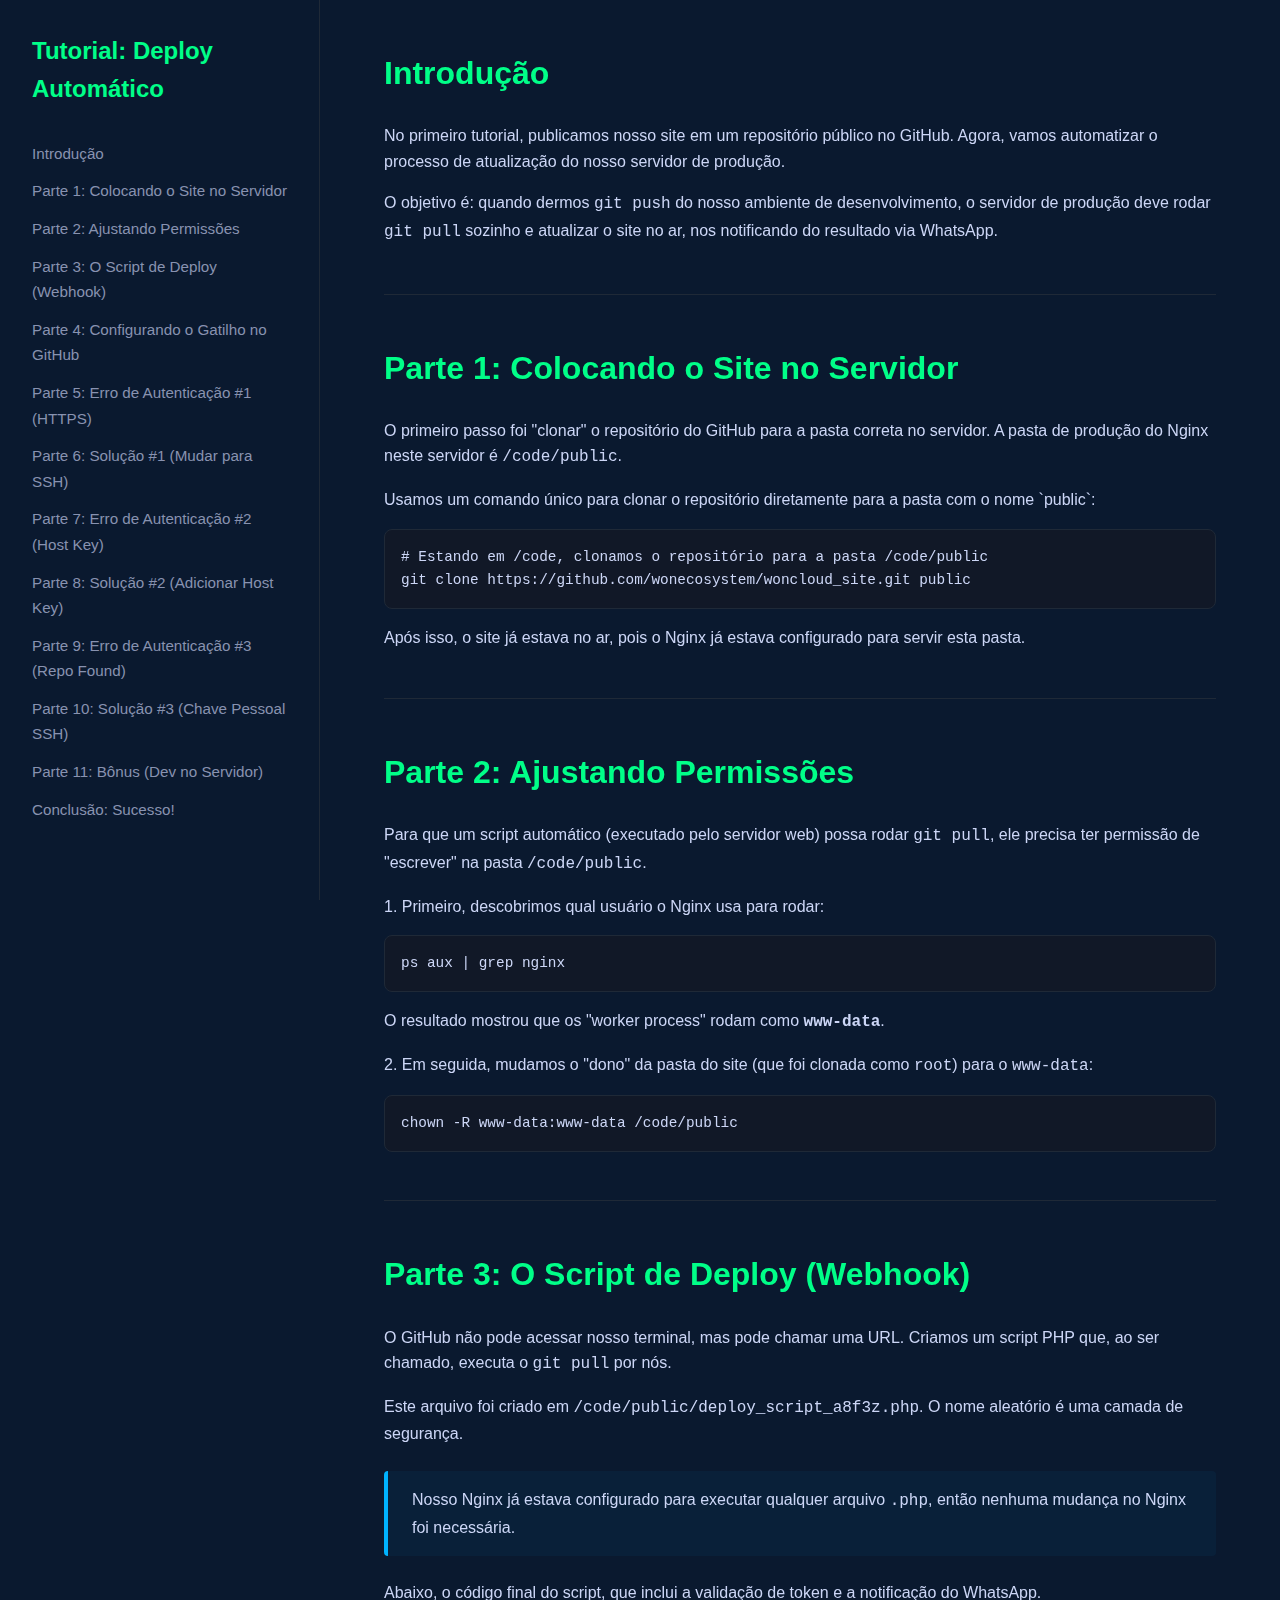
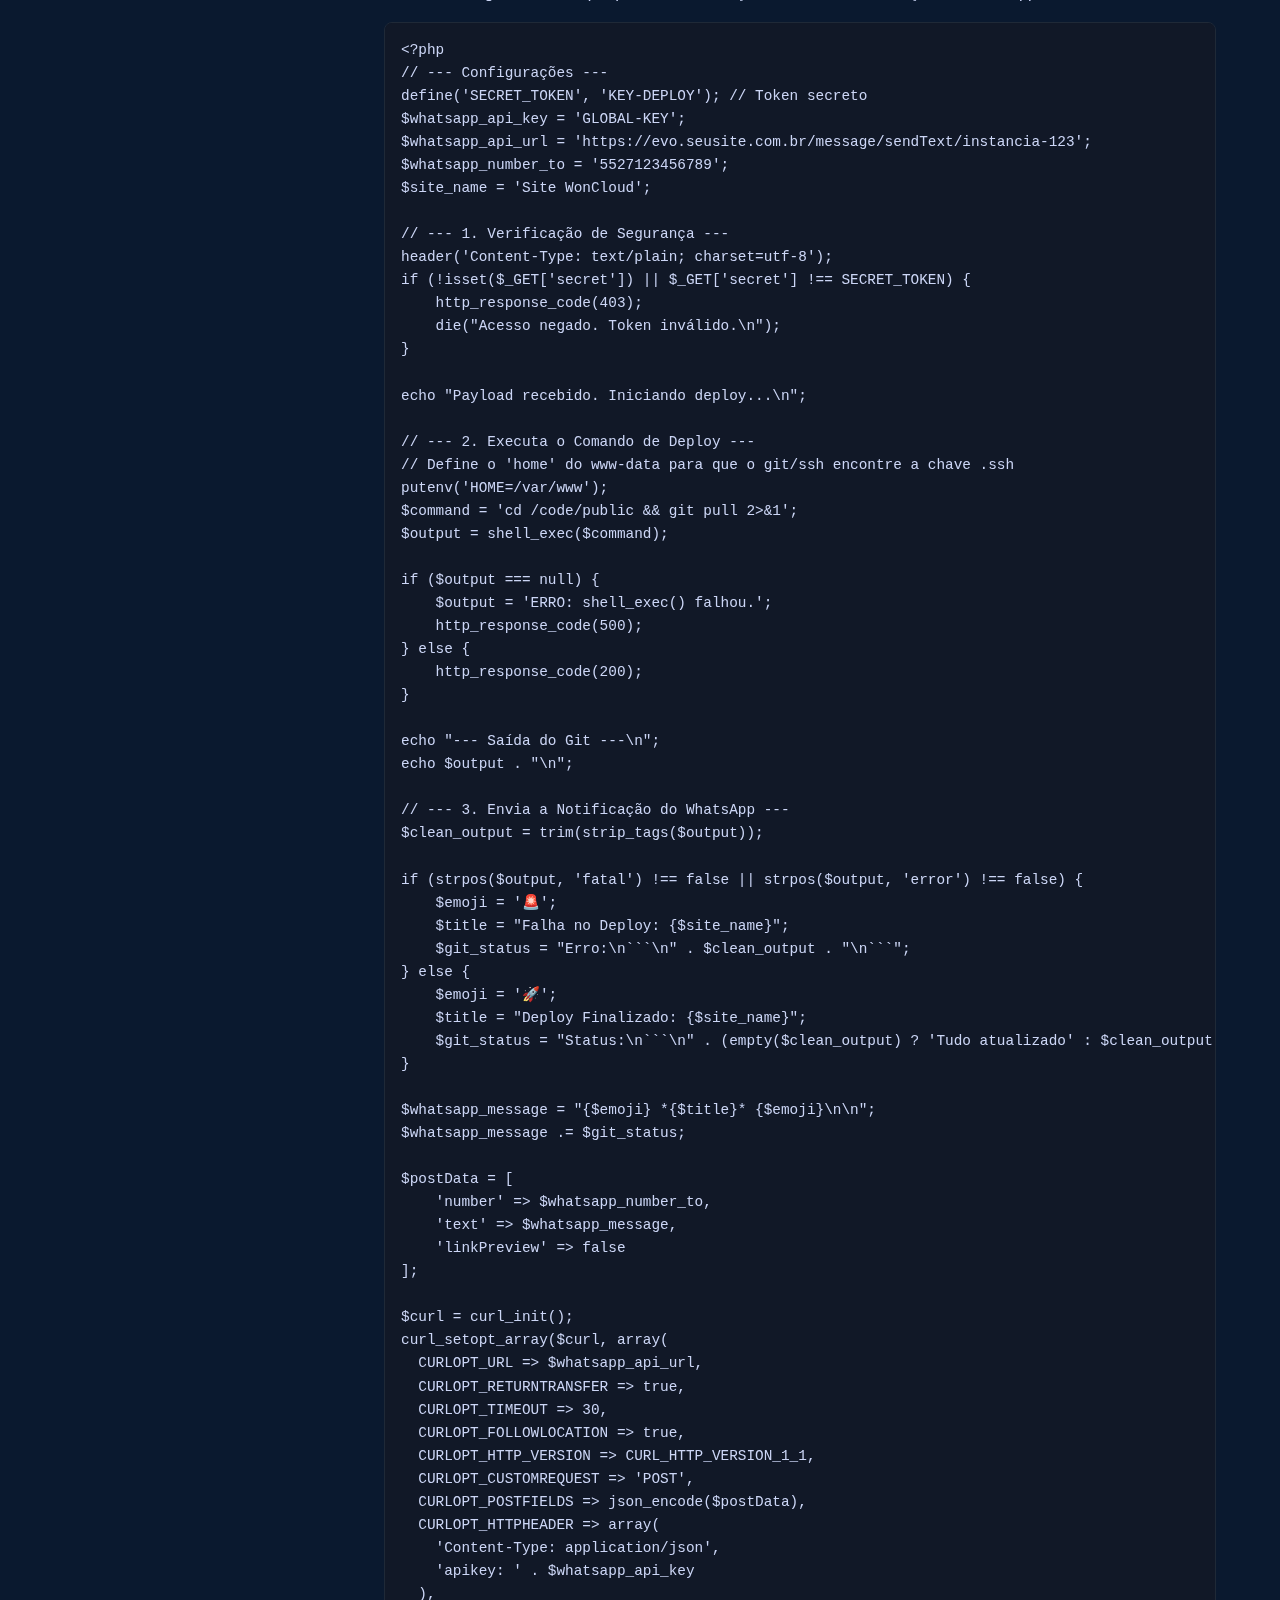
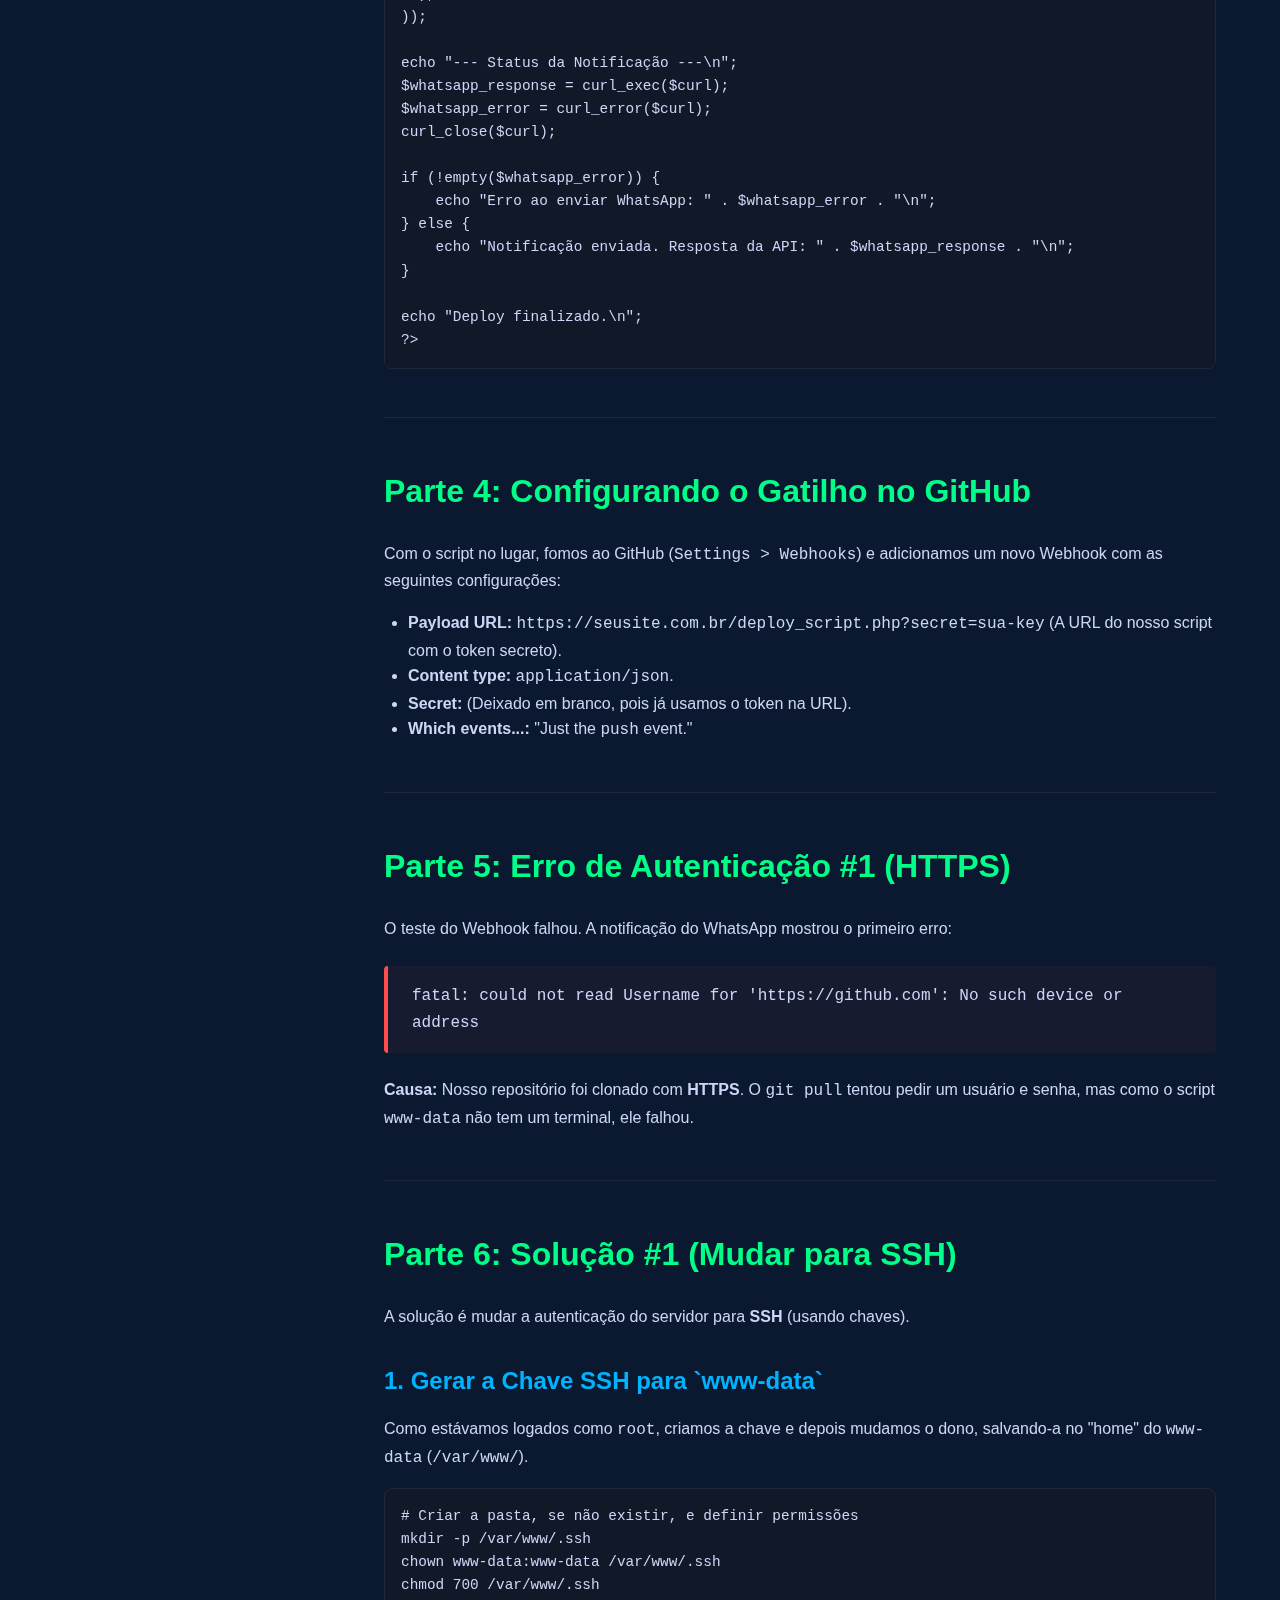
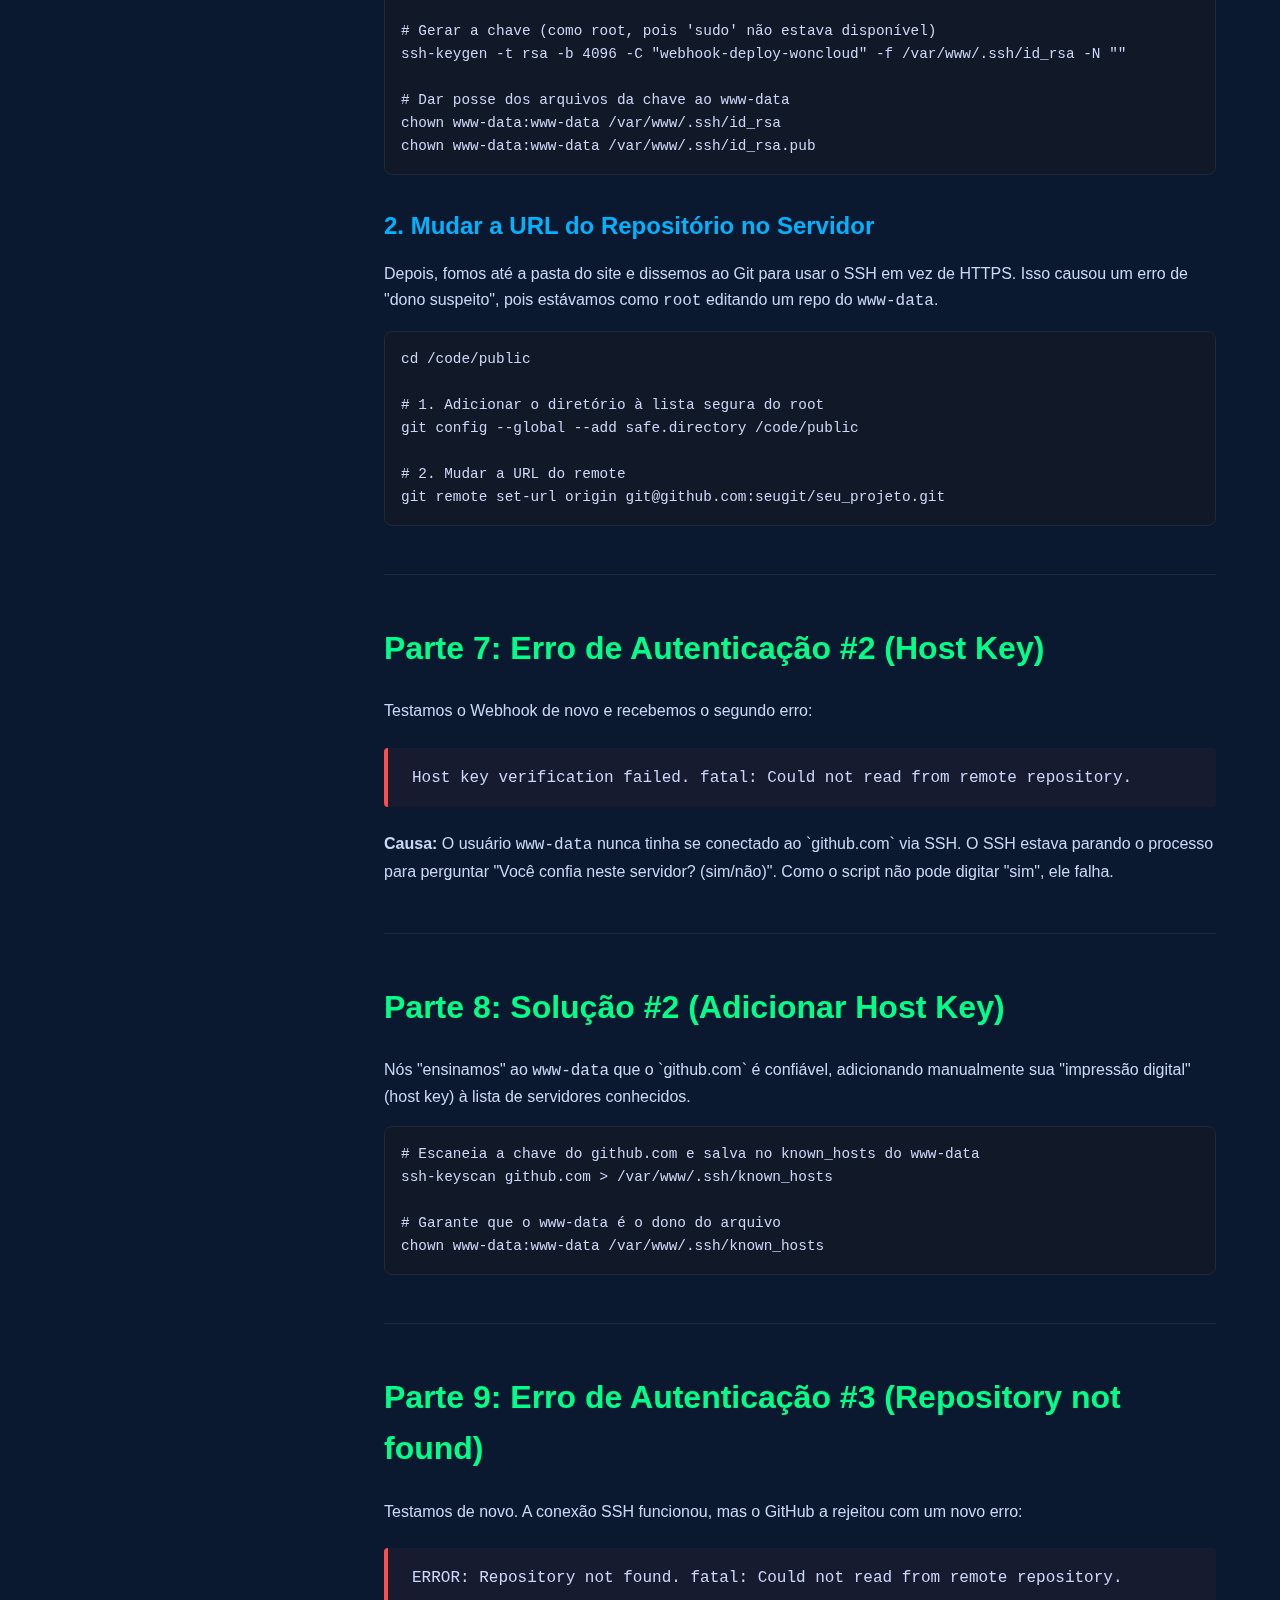
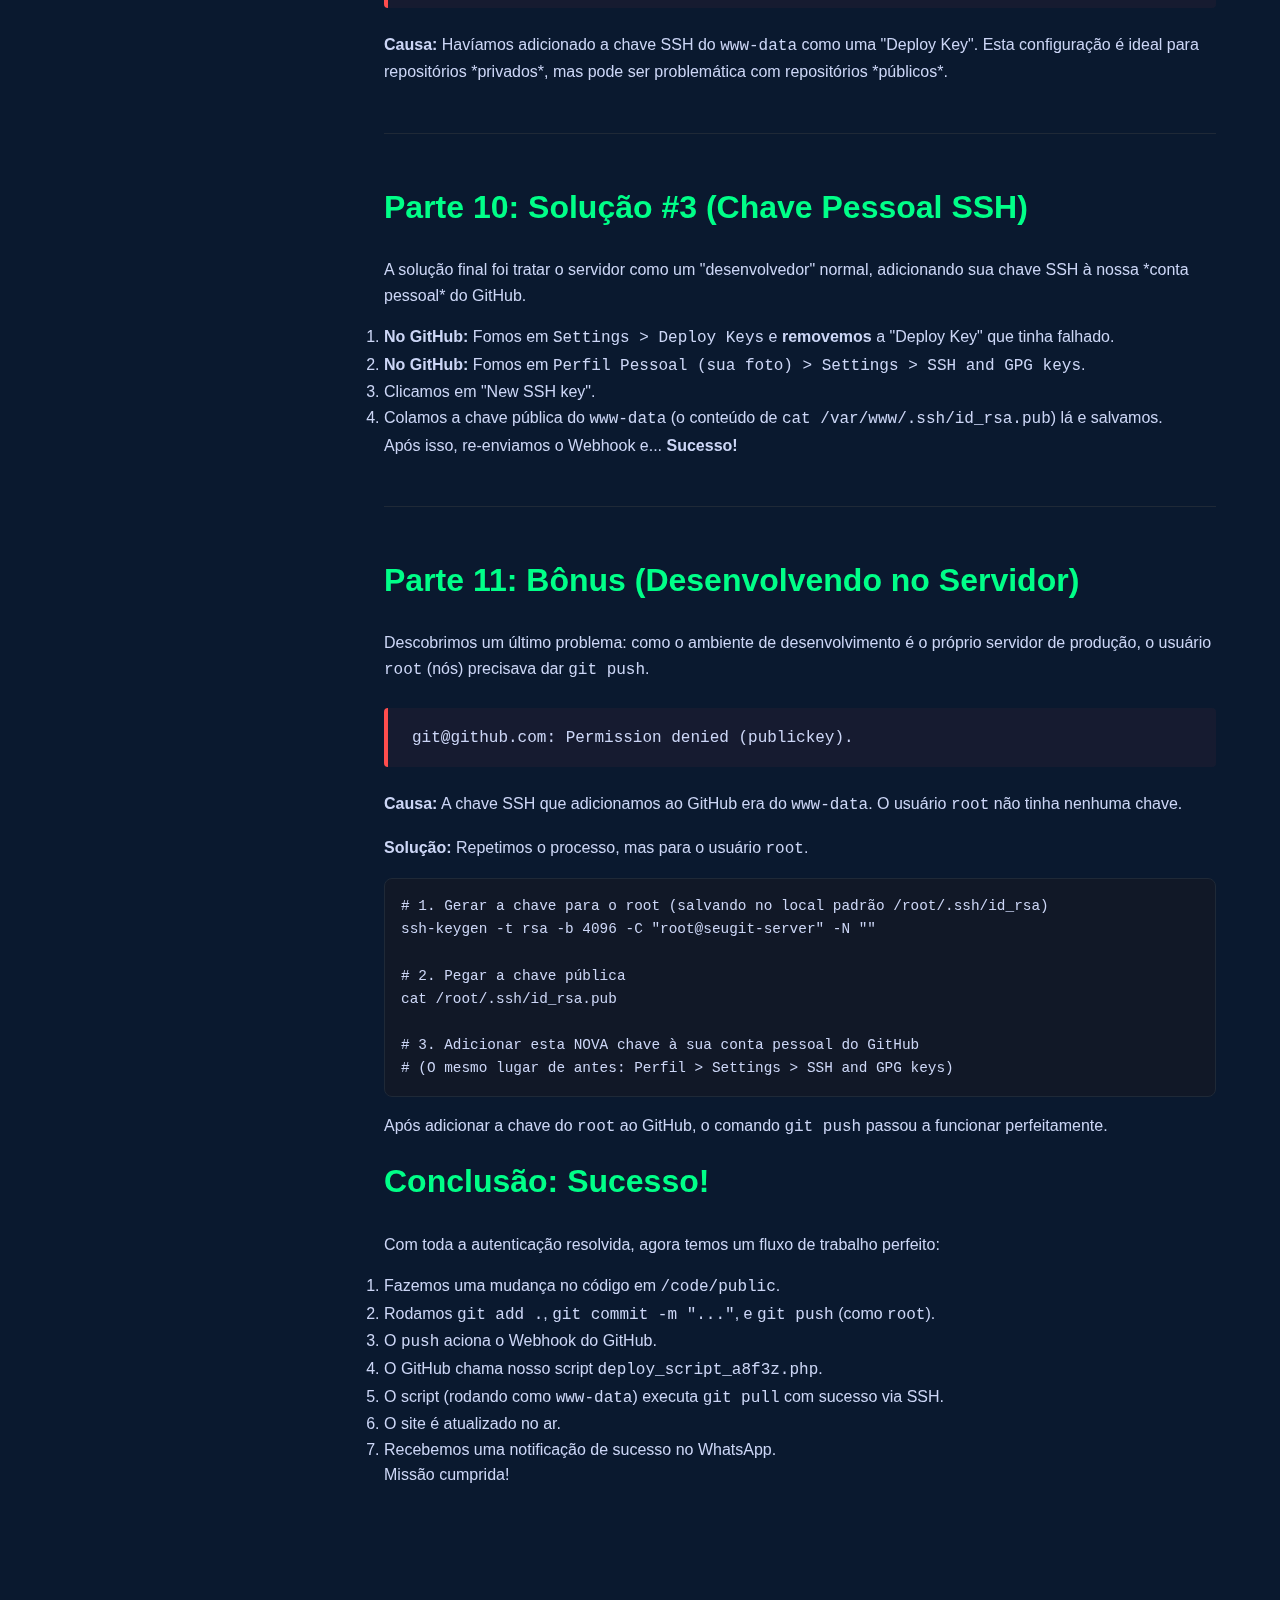
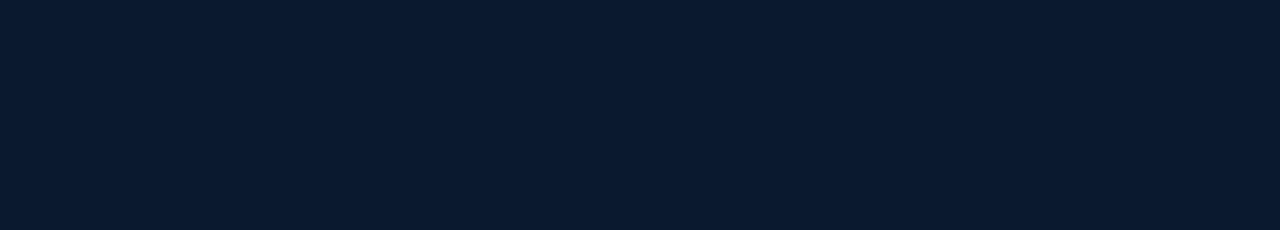
<file: tutorial-automacao.html>
<!DOCTYPE html>
<html lang="pt-BR">
<head>
    <meta charset="UTF-8">
    <meta name="viewport" content="width=device-width, initial-scale=1.0">
    <title>Tutorial: Deploy Automático com GitHub e Webhook</title>
    <style>
        /* Estilos idênticos ao tutorial anterior para consistência */
        :root {
            --dark-bg: #0a192f;
            --content-bg: #111827;
            --sidebar-bg: #0a192f;
            --primary-color: #00ff88;
            --secondary-color: #00b3ff;
            --text-light: #ccd6f6;
            --text-dark: #8892b0;
            --border-color: #1f2937;
            --danger-color: #ff4d4d;
        }

        * {
            box-sizing: border-box;
            margin: 0;
            padding: 0;
        }

        body {
            font-family: -apple-system, BlinkMacSystemFont, "Segoe UI", Roboto, Helvetica, Arial, sans-serif;
            background-color: var(--dark-bg);
            color: var(--text-light);
            display: flex;
            line-height: 1.6;
        }

        /* --- Barra Lateral de Navegação --- */
        .sidebar {
            width: 320px; /* Um pouco mais largo para os nomes */
            background-color: var(--sidebar-bg);
            border-right: 1px solid var(--border-color);
            height: 100vh;
            position: fixed;
            top: 0;
            left: 0;
            overflow-y: auto;
            padding: 2rem;
        }

        .sidebar h1 {
            color: var(--primary-color);
            font-size: 1.5rem;
            margin-bottom: 2rem;
        }

        .sidebar nav ul {
            list-style: none;
        }

        .sidebar nav li {
            margin-bottom: 0.75rem;
        }

        .sidebar nav a {
            color: var(--text-dark);
            text-decoration: none;
            font-size: 0.95rem;
            transition: color 0.2s ease;
        }

        .sidebar nav a:hover,
        .sidebar nav a.active {
            color: var(--primary-color);
            font-weight: 500;
        }

        /* --- Conteúdo Principal --- */
        .content {
            margin-left: 320px;
            padding: 3rem 4rem;
            width: calc(100% - 320px);
        }

        .content section {
            margin-bottom: 3rem;
            padding-bottom: 2rem;
            border-bottom: 1px solid var(--border-color);
        }

        .content section:last-child {
            border-bottom: none;
        }

        .content h2 {
            font-size: 2rem;
            color: var(--primary-color);
            margin-bottom: 1.5rem;
        }

        .content h3 {
            font-size: 1.5rem;
            color: var(--secondary-color);
            margin-top: 2rem;
            margin-bottom: 1rem;
        }

        .content p {
            margin-bottom: 1rem;
        }

        .content ul {
            margin-left: 1.5rem;
            margin-bottom: 1rem;
        }

        /* Bloco de Código */
        pre {
            background-color: var(--content-bg);
            border: 1px solid var(--border-color);
            border-radius: 8px;
            padding: 1rem;
            overflow-x: auto;
            font-size: 0.9rem;
            margin-bottom: 1rem;
        }

        code {
            font-family: "SFMono-Regular", Consolas, "Liberation Mono", Menlo, monospace;
            color: var(--text-light);
        }

        /* Bloco de Nota/Aviso */
        .note {
            background-color: rgba(0, 179, 255, 0.05); /* Fundo com cor secundária */
            border-left: 4px solid var(--secondary-color);
            padding: 1rem 1.5rem;
            margin: 1.5rem 0;
            border-radius: 4px;
        }
        
        /* Bloco de Erro/Cuidado */
        .warning {
            background-color: rgba(255, 77, 77, 0.05);
            border-left: 4px solid var(--danger-color);
            padding: 1rem 1.5rem;
            margin: 1.5rem 0;
            border-radius: 4px;
        }
        
        .warning p, .note p {
            margin: 0;
        }

        /* Responsividade */
        @media (max-width: 1024px) {
            .sidebar {
                position: static;
                width: 100%;
                height: auto;
                border-right: none;
                border-bottom: 1px solid var(--border-color);
            }

            .content {
                margin-left: 0;
                width: 100%;
                padding: 2rem;
            }
        }
    </style>
</head>
<body>

    <aside class="sidebar">
        <h1>Tutorial: Deploy Automático</h1>
        <nav>
            <ul>
                <li><a href="#introducao">Introdução</a></li>
                <li><a href="#parte1-clone">Parte 1: Colocando o Site no Servidor</a></li>
                <li><a href="#parte2-permissoes">Parte 2: Ajustando Permissões</a></li>
                <li><a href="#parte3-script">Parte 3: O Script de Deploy (Webhook)</a></li>
                <li><a href="#parte4-github">Parte 4: Configurando o Gatilho no GitHub</a></li>
                <li><a href="#parte5-auth-erro1">Parte 5: Erro de Autenticação #1 (HTTPS)</a></li>
                <li><a href="#parte6-auth-solucao1">Parte 6: Solução #1 (Mudar para SSH)</a></li>
                <li><a href="#parte7-auth-erro2">Parte 7: Erro de Autenticação #2 (Host Key)</a></li>
                <li><a href="#parte8-auth-solucao2">Parte 8: Solução #2 (Adicionar Host Key)</a></li>
                <li><a href="#parte9-auth-erro3">Parte 9: Erro de Autenticação #3 (Repo Found)</a></li>
                <li><a href="#parte10-auth-solucao3">Parte 10: Solução #3 (Chave Pessoal SSH)</a></li>
                <li><a href="#parte11-dev-no-servidor">Parte 11: Bônus (Dev no Servidor)</a></li>
                <li><a href="#conclusao">Conclusão: Sucesso!</a></li>
            </ul>
        </nav>
    </aside>

    <main class="content">

        <section id="introducao">
            <h2>Introdução</h2>
            <p>No primeiro tutorial, publicamos nosso site em um repositório público no GitHub. Agora, vamos automatizar o processo de atualização do nosso servidor de produção.</p>
            <p>O objetivo é: quando dermos <code>git push</code> do nosso ambiente de desenvolvimento, o servidor de produção deve rodar <code>git pull</code> sozinho e atualizar o site no ar, nos notificando do resultado via WhatsApp.</p>
        </section>
        
        <section id="parte1-clone">
            <h2>Parte 1: Colocando o Site no Servidor</h2>
            <p>O primeiro passo foi "clonar" o repositório do GitHub para a pasta correta no servidor. A pasta de produção do Nginx neste servidor é <code>/code/public</code>.</p>
            
            <p>Usamos um comando único para clonar o repositório diretamente para a pasta com o nome `public`:</p>
            <pre><code># Estando em /code, clonamos o repositório para a pasta /code/public
git clone https://github.com/wonecosystem/woncloud_site.git public</code></pre>
            <p>Após isso, o site já estava no ar, pois o Nginx já estava configurado para servir esta pasta.</p>
        </section>
        
        <section id="parte2-permissoes">
            <h2>Parte 2: Ajustando Permissões</h2>
            <p>Para que um script automático (executado pelo servidor web) possa rodar <code>git pull</code>, ele precisa ter permissão de "escrever" na pasta <code>/code/public</code>.</p>
            <p>1. Primeiro, descobrimos qual usuário o Nginx usa para rodar:</p>
            <pre><code>ps aux | grep nginx</code></pre>
            <p>O resultado mostrou que os "worker process" rodam como <strong><code>www-data</code></strong>.</p>

            <p>2. Em seguida, mudamos o "dono" da pasta do site (que foi clonada como <code>root</code>) para o <code>www-data</code>:</p>
            <pre><code>chown -R www-data:www-data /code/public</code></pre>
        </section>

        <section id="parte3-script">
            <h2>Parte 3: O Script de Deploy (Webhook)</h2>
            <p>O GitHub não pode acessar nosso terminal, mas pode chamar uma URL. Criamos um script PHP que, ao ser chamado, executa o <code>git pull</code> por nós.</p>
            <p>Este arquivo foi criado em <code>/code/public/deploy_script_a8f3z.php</code>. O nome aleatório é uma camada de segurança.</p>
            
            <div class="note">
                <p>Nosso Nginx já estava configurado para executar qualquer arquivo <code>.php</code>, então nenhuma mudança no Nginx foi necessária.</p>
            </div>
            
            <p>Abaixo, o código final do script, que inclui a validação de token e a notificação do WhatsApp.</p>
            
            <pre><code>&lt;?php
// --- Configurações --- 
define('SECRET_TOKEN', 'KEY-DEPLOY'); // Token secreto
$whatsapp_api_key = 'GLOBAL-KEY';
$whatsapp_api_url = 'https://evo.seusite.com.br/message/sendText/instancia-123';
$whatsapp_number_to = '5527123456789';
$site_name = 'Site WonCloud';

// --- 1. Verificação de Segurança ---
header('Content-Type: text/plain; charset=utf-8'); 
if (!isset($_GET['secret']) || $_GET['secret'] !== SECRET_TOKEN) {
    http_response_code(403);
    die("Acesso negado. Token inválido.\n");
}

echo "Payload recebido. Iniciando deploy...\n";

// --- 2. Executa o Comando de Deploy ---
// Define o 'home' do www-data para que o git/ssh encontre a chave .ssh
putenv('HOME=/var/www'); 
$command = 'cd /code/public && git pull 2>&1';
$output = shell_exec($command);

if ($output === null) {
    $output = 'ERRO: shell_exec() falhou.';
    http_response_code(500); 
} else {
    http_response_code(200); 
}

echo "--- Saída do Git ---\n";
echo $output . "\n";

// --- 3. Envia a Notificação do WhatsApp ---
$clean_output = trim(strip_tags($output));

if (strpos($output, 'fatal') !== false || strpos($output, 'error') !== false) {
    $emoji = '🚨';
    $title = "Falha no Deploy: {$site_name}";
    $git_status = "Erro:\n```\n" . $clean_output . "\n```";
} else {
    $emoji = '🚀';
    $title = "Deploy Finalizado: {$site_name}";
    $git_status = "Status:\n```\n" . (empty($clean_output) ? 'Tudo atualizado' : $clean_output) . "\n```";
}

$whatsapp_message = "{$emoji} *{$title}* {$emoji}\n\n";
$whatsapp_message .= $git_status;

$postData = [
    'number' => $whatsapp_number_to,
    'text' => $whatsapp_message,
    'linkPreview' => false
];

$curl = curl_init();
curl_setopt_array($curl, array(
  CURLOPT_URL => $whatsapp_api_url,
  CURLOPT_RETURNTRANSFER => true,
  CURLOPT_TIMEOUT => 30,
  CURLOPT_FOLLOWLOCATION => true,
  CURLOPT_HTTP_VERSION => CURL_HTTP_VERSION_1_1,
  CURLOPT_CUSTOMREQUEST => 'POST',
  CURLOPT_POSTFIELDS => json_encode($postData),
  CURLOPT_HTTPHEADER => array(
    'Content-Type: application/json',
    'apikey: ' . $whatsapp_api_key
  ),
));

echo "--- Status da Notificação ---\n";
$whatsapp_response = curl_exec($curl);
$whatsapp_error = curl_error($curl);
curl_close($curl);

if (!empty($whatsapp_error)) {
    echo "Erro ao enviar WhatsApp: " . $whatsapp_error . "\n";
} else {
    echo "Notificação enviada. Resposta da API: " . $whatsapp_response . "\n";
}

echo "Deploy finalizado.\n";
?&gt;</code></pre>
        </section>

        <section id="parte4-github">
            <h2>Parte 4: Configurando o Gatilho no GitHub</h2>
            <p>Com o script no lugar, fomos ao GitHub (<code>Settings > Webhooks</code>) e adicionamos um novo Webhook com as seguintes configurações:</p>
            <ul>
                <li><strong>Payload URL:</strong> <code>https://seusite.com.br/deploy_script.php?secret=sua-key</code> (A URL do nosso script com o token secreto).</li>
                <li><strong>Content type:</strong> <code>application/json</code>.</li>
                <li><strong>Secret:</strong> (Deixado em branco, pois já usamos o token na URL).</li>
                <li><strong>Which events...:</strong> "Just the <code>push</code> event."</li>
            </ul>
        </section>
        
        <section id="parte5-auth-erro1">
            <h2>Parte 5: Erro de Autenticação #1 (HTTPS)</h2>
            <p>O teste do Webhook falhou. A notificação do WhatsApp mostrou o primeiro erro:</p>
            <div class="warning">
                <p><code>fatal: could not read Username for 'https://github.com': No such device or address</code></p>
            </div>
            <p><strong>Causa:</strong> Nosso repositório foi clonado com <strong>HTTPS</strong>. O <code>git pull</code> tentou pedir um usuário e senha, mas como o script <code>www-data</code> não tem um terminal, ele falhou.</p>
        </section>
        
        <section id="parte6-auth-solucao1">
            <h2>Parte 6: Solução #1 (Mudar para SSH)</h2>
            <p>A solução é mudar a autenticação do servidor para <strong>SSH</strong> (usando chaves).</p>

            <h3>1. Gerar a Chave SSH para `www-data`</h3>
            <p>Como estávamos logados como <code>root</code>, criamos a chave e depois mudamos o dono, salvando-a no "home" do <code>www-data</code> (<code>/var/www/</code>).</p>
            <pre><code># Criar a pasta, se não existir, e definir permissões
mkdir -p /var/www/.ssh
chown www-data:www-data /var/www/.ssh
chmod 700 /var/www/.ssh

# Gerar a chave (como root, pois 'sudo' não estava disponível)
ssh-keygen -t rsa -b 4096 -C "webhook-deploy-woncloud" -f /var/www/.ssh/id_rsa -N ""

# Dar posse dos arquivos da chave ao www-data
chown www-data:www-data /var/www/.ssh/id_rsa
chown www-data:www-data /var/www/.ssh/id_rsa.pub</code></pre>
            
            <h3>2. Mudar a URL do Repositório no Servidor</h3>
            <p>Depois, fomos até a pasta do site e dissemos ao Git para usar o SSH em vez de HTTPS. Isso causou um erro de "dono suspeito", pois estávamos como <code>root</code> editando um repo do <code>www-data</code>.</p>
            <pre><code>cd /code/public

# 1. Adicionar o diretório à lista segura do root
git config --global --add safe.directory /code/public

# 2. Mudar a URL do remote
git remote set-url origin git@github.com:seugit/seu_projeto.git</code></pre>
        </section>

        <section id="parte7-auth-erro2">
            <h2>Parte 7: Erro de Autenticação #2 (Host Key)</h2>
            <p>Testamos o Webhook de novo e recebemos o segundo erro:</p>
            <div class="warning">
                <p><code>Host key verification failed. fatal: Could not read from remote repository.</code></p>
            </div>
            <p><strong>Causa:</strong> O usuário <code>www-data</code> nunca tinha se conectado ao `github.com` via SSH. O SSH estava parando o processo para perguntar "Você confia neste servidor? (sim/não)". Como o script não pode digitar "sim", ele falha.</p>
        </section>
        
        <section id="parte8-auth-solucao2">
            <h2>Parte 8: Solução #2 (Adicionar Host Key)</h2>
            <p>Nós "ensinamos" ao <code>www-data</code> que o `github.com` é confiável, adicionando manualmente sua "impressão digital" (host key) à lista de servidores conhecidos.</p>
            <pre><code># Escaneia a chave do github.com e salva no known_hosts do www-data
ssh-keyscan github.com > /var/www/.ssh/known_hosts

# Garante que o www-data é o dono do arquivo
chown www-data:www-data /var/www/.ssh/known_hosts</code></pre>
        </section>

        <section id="parte9-auth-erro3">
            <h2>Parte 9: Erro de Autenticação #3 (Repository not found)</h2>
            <p>Testamos de novo. A conexão SSH funcionou, mas o GitHub a rejeitou com um novo erro:</p>
            <div class="warning">
                <p><code>ERROR: Repository not found. fatal: Could not read from remote repository.</code></p>
            </div>
            <p><strong>Causa:</strong> Havíamos adicionado a chave SSH do <code>www-data</code> como uma "Deploy Key". Esta configuração é ideal para repositórios *privados*, mas pode ser problemática com repositórios *públicos*.</p>
        </section>
        
        <section id="parte10-auth-solucao3">
            <h2>Parte 10: Solução #3 (Chave Pessoal SSH)</h2>
            <p>A solução final foi tratar o servidor como um "desenvolvedor" normal, adicionando sua chave SSH à nossa *conta pessoal* do GitHub.</p>
            <ol>
                <li><strong>No GitHub:</strong> Fomos em <code>Settings > Deploy Keys</code> e <strong>removemos</strong> a "Deploy Key" que tinha falhado.</li>
                <li><strong>No GitHub:</strong> Fomos em <code>Perfil Pessoal (sua foto) > Settings > SSH and GPG keys</code>.</li>
                <li>Clicamos em "New SSH key".</li>
                <li>Colamos a chave pública do <code>www-data</code> (o conteúdo de <code>cat /var/www/.ssh/id_rsa.pub</code>) lá e salvamos.</li>
            </ol>
            <p>Após isso, re-enviamos o Webhook e... <strong>Sucesso!</strong></p>
        </section>
        
        <section id="parte11-dev-no-servidor">
            <h2>Parte 11: Bônus (Desenvolvendo no Servidor)</h2>
            <p>Descobrimos um último problema: como o ambiente de desenvolvimento é o próprio servidor de produção, o usuário <code>root</code> (nós) precisava dar <code>git push</code>.</p>
            <div class="warning">
                <p><code>git@github.com: Permission denied (publickey).</code></p>
            </div>
            <p><strong>Causa:</strong> A chave SSH que adicionamos ao GitHub era do <code>www-data</code>. O usuário <code>root</code> não tinha nenhuma chave.</p>
            <p><strong>Solução:</strong> Repetimos o processo, mas para o usuário <code>root</code>.</p>
            <pre><code># 1. Gerar a chave para o root (salvando no local padrão /root/.ssh/id_rsa)
ssh-keygen -t rsa -b 4096 -C "root@seugit-server" -N ""

# 2. Pegar a chave pública
cat /root/.ssh/id_rsa.pub

# 3. Adicionar esta NOVA chave à sua conta pessoal do GitHub
# (O mesmo lugar de antes: Perfil > Settings > SSH and GPG keys)
</code></pre>
            <p>Após adicionar a chave do <code>root</code> ao GitHub, o comando <code>git push</code> passou a funcionar perfeitamente.</s
        </section>

        <section id="conclusao">
            <h2>Conclusão: Sucesso!</h2>
            <p>Com toda a autenticação resolvida, agora temos um fluxo de trabalho perfeito:</p>
            <ol>
                <li>Fazemos uma mudança no código em <code>/code/public</code>.</li>
                <li>Rodamos <code>git add .</code>, <code>git commit -m "..."</code>, e <code>git push</code> (como <code>root</code>).</li>
                <li>O <code>push</code> aciona o Webhook do GitHub.</li>
                <li>O GitHub chama nosso script <code>deploy_script_a8f3z.php</code>.</li>
                <li>O script (rodando como <code>www-data</code>) executa <code>git pull</code> com sucesso via SSH.</li>
                <li>O site é atualizado no ar.</li>
                <li>Recebemos uma notificação de sucesso no WhatsApp.</li>
            </ol>
            <p>Missão cumprida!</p>
        </section>

    </main>

</body>
</html>
</file>
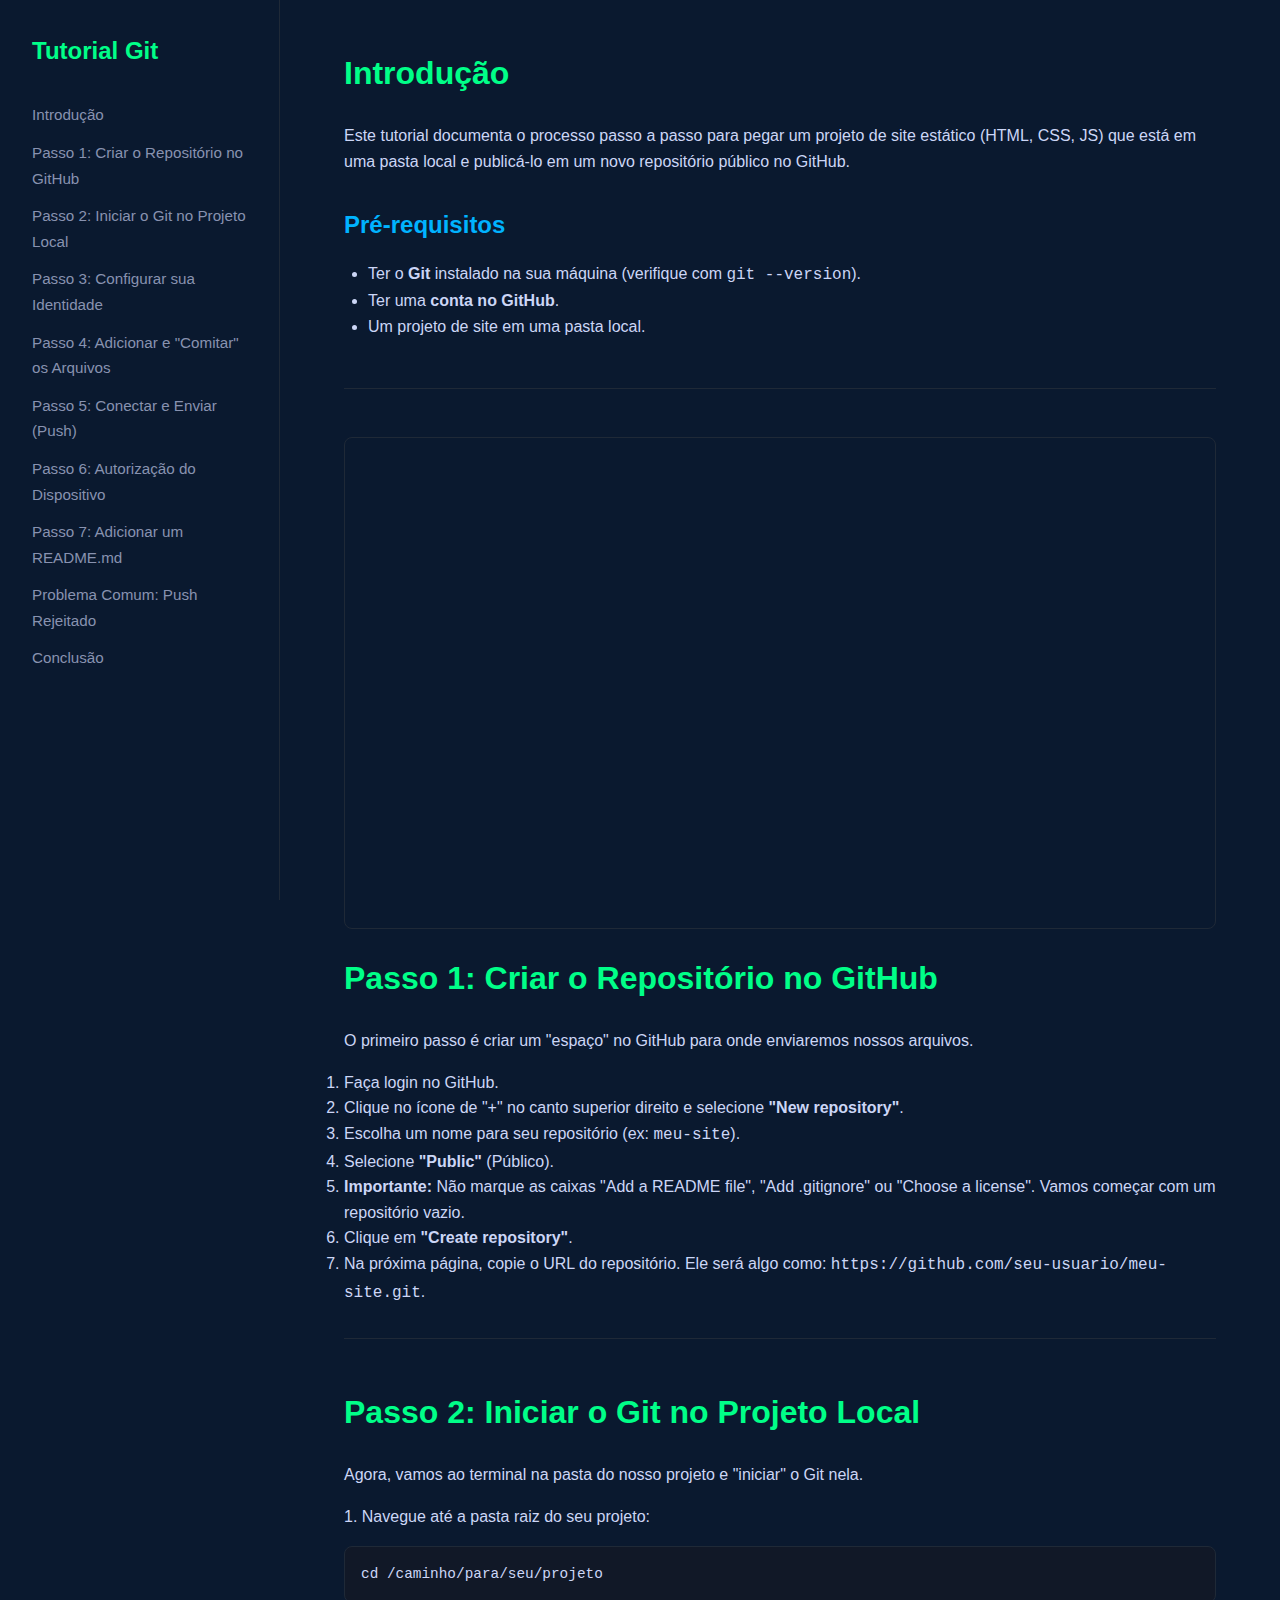
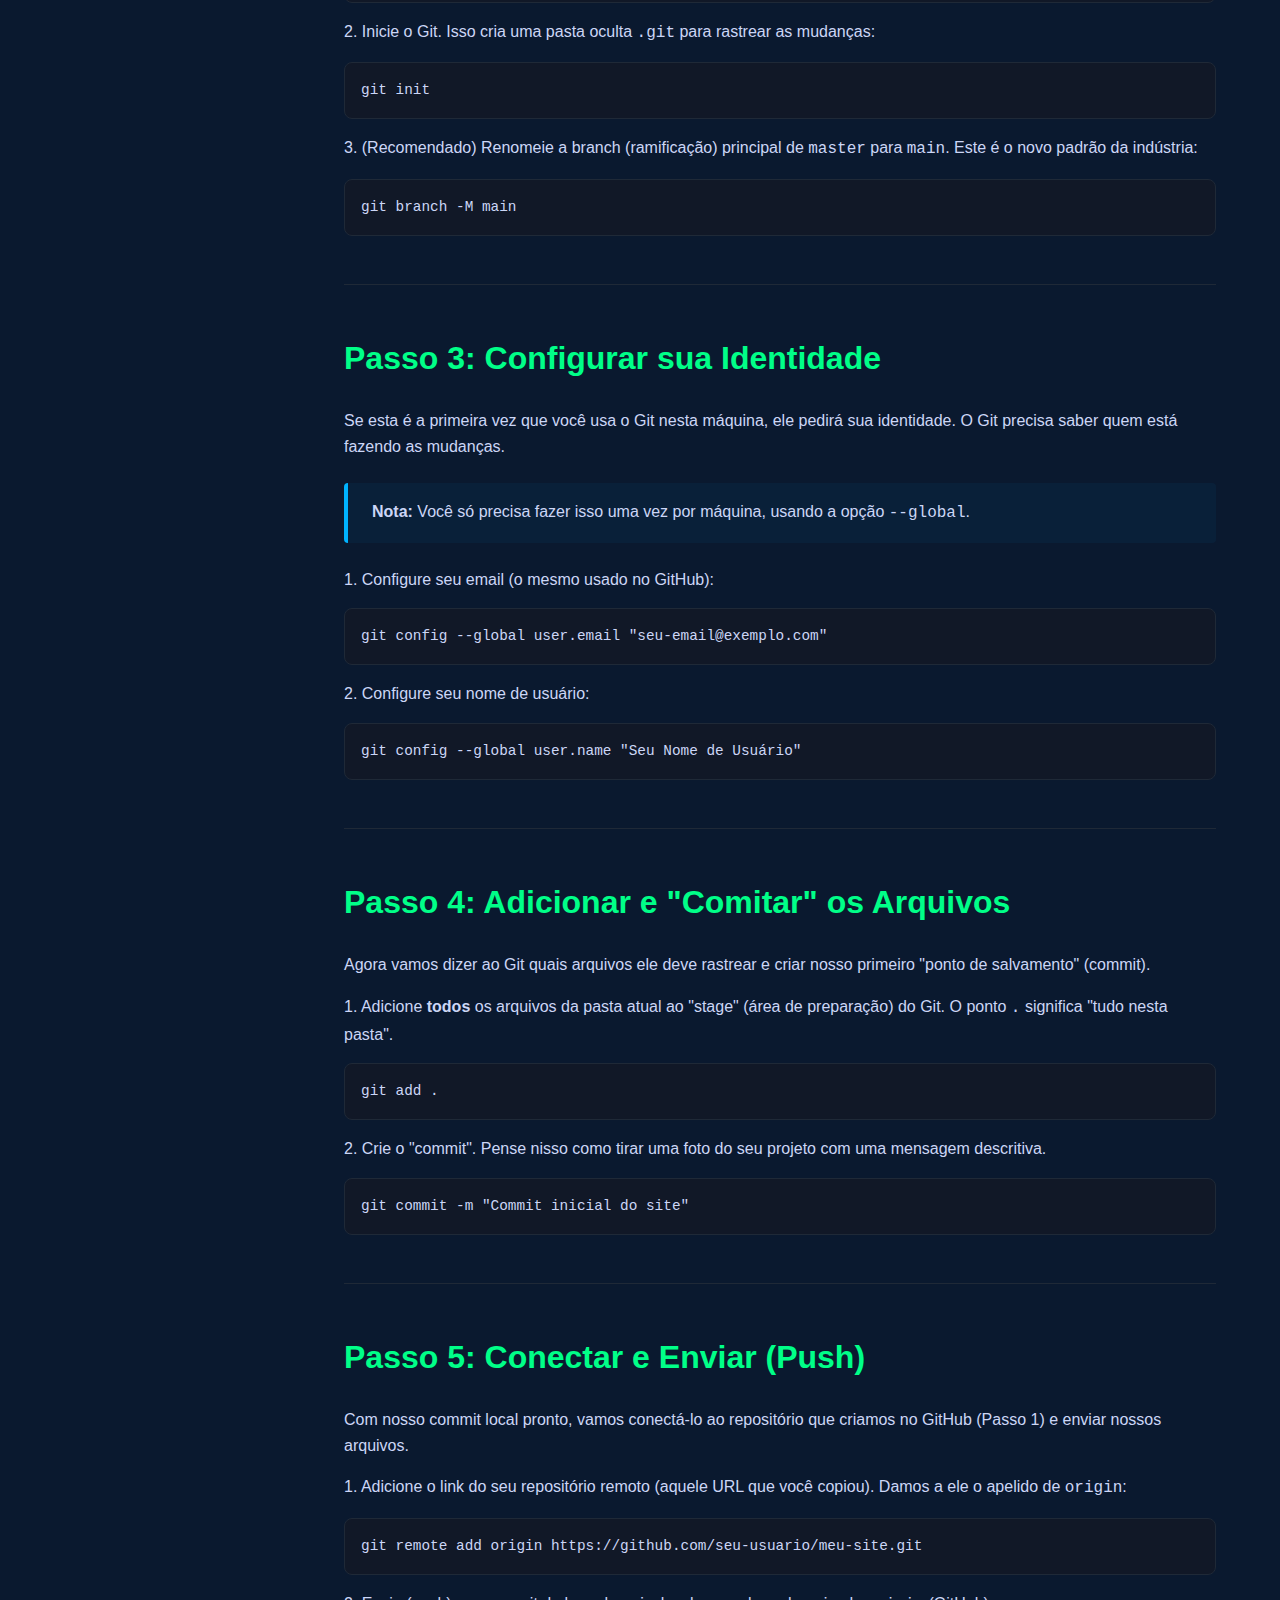
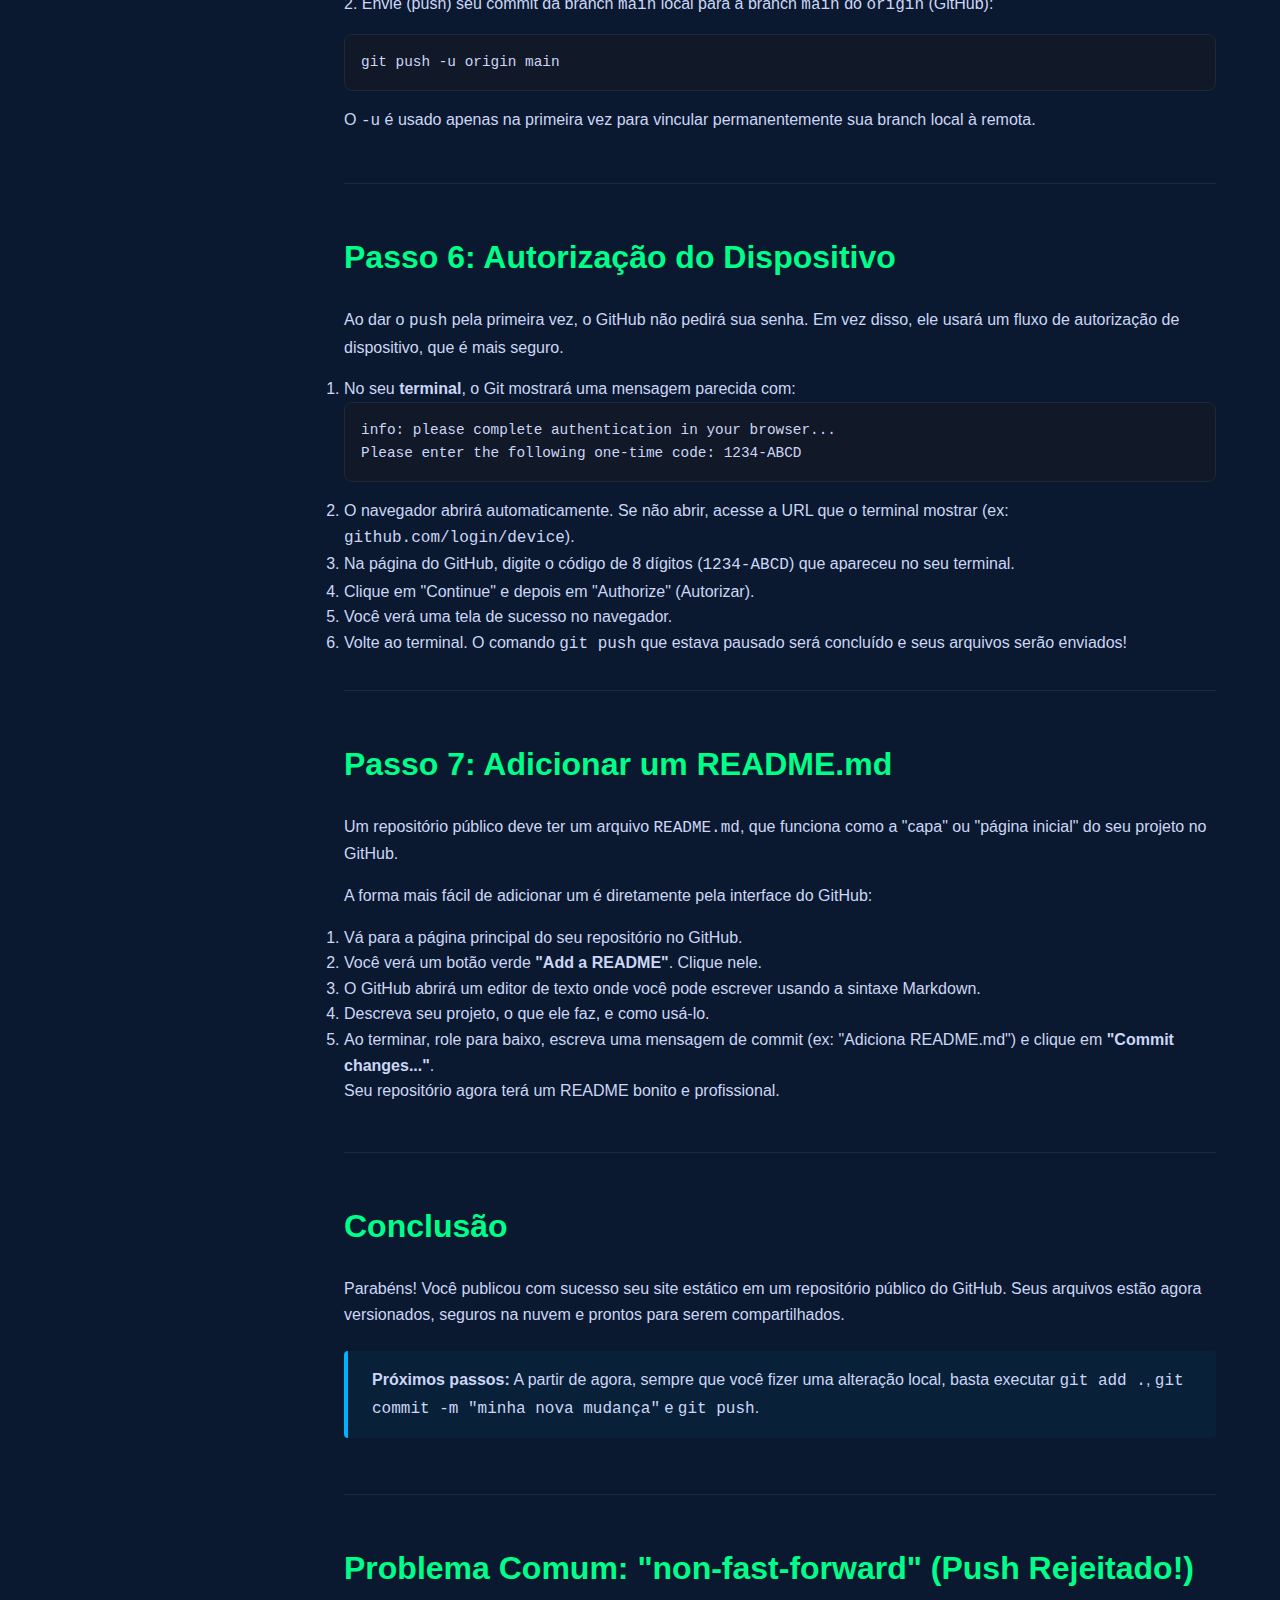
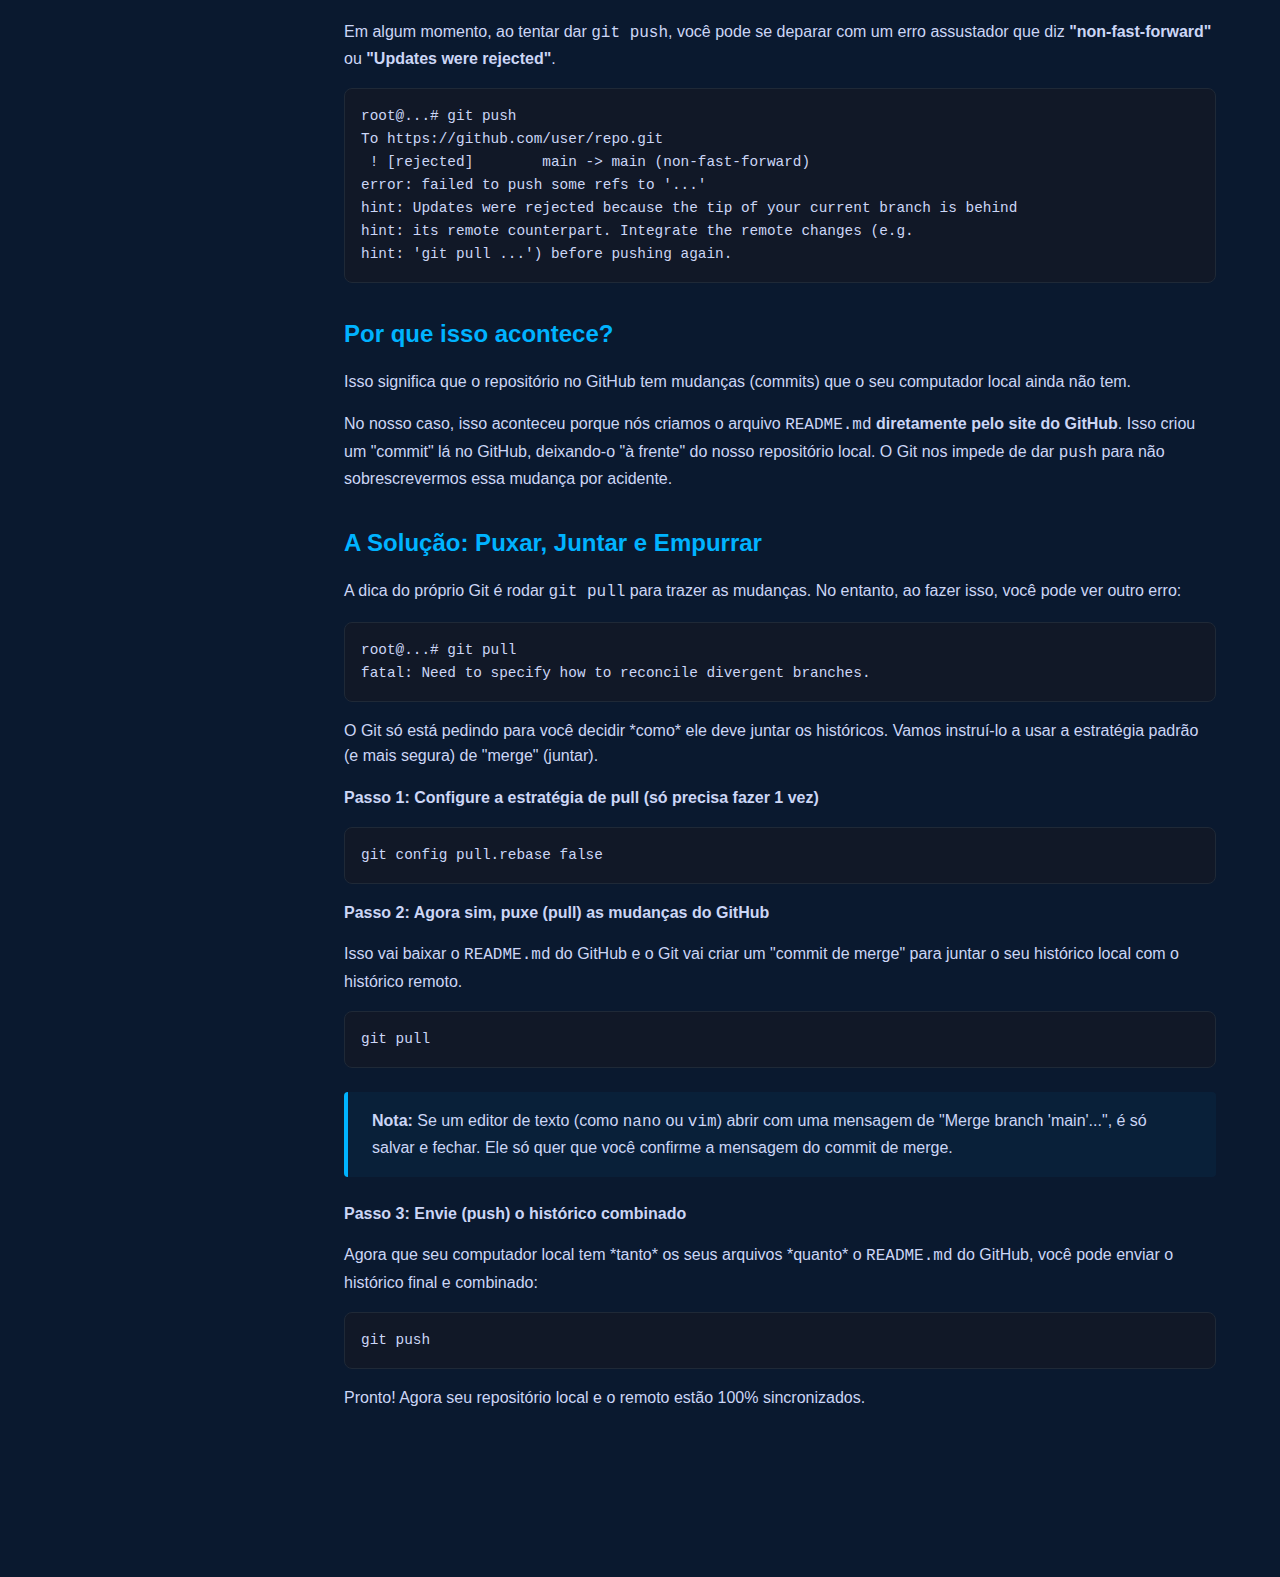
<file: tutorial.html>
<!DOCTYPE html>
<html lang="pt-BR">
<head>
    <meta charset="UTF-8">
    <meta name="viewport" content="width=device-width, initial-scale=1.0">
    <title>Tutorial: Publicando um Site Estático no GitHub</title>
    <style>
        /* Reset e Configurações Globais */
        :root {
            --dark-bg: #0a192f;        /* Cor de fundo do seu site */
            --content-bg: #111827;    /* Um pouco mais claro */
            --sidebar-bg: #0a192f;
            --primary-color: #00ff88;  /* Cor primária do seu site */
            --secondary-color: #00b3ff;/* Cor secundária do seu site */
            --text-light: #ccd6f6;     /* Cor de texto do seu site */
            --text-dark: #8892b0;
            --border-color: #1f2937;
        }

        * {
            box-sizing: border-box;
            margin: 0;
            padding: 0;
        }

        body {
            font-family: -apple-system, BlinkMacSystemFont, "Segoe UI", Roboto, Helvetica, Arial, sans-serif;
            background-color: var(--dark-bg);
            color: var(--text-light);
            display: flex;
            line-height: 1.6;
        }

        /* --- Barra Lateral de Navegação --- */
        .sidebar {
            width: 280px;
            background-color: var(--sidebar-bg);
            border-right: 1px solid var(--border-color);
            height: 100vh;
            position: fixed;
            top: 0;
            left: 0;
            overflow-y: auto;
            padding: 2rem;
        }

        .sidebar h1 {
            color: var(--primary-color);
            font-size: 1.5rem;
            margin-bottom: 2rem;
        }

        .sidebar nav ul {
            list-style: none;
        }

        .sidebar nav li {
            margin-bottom: 0.75rem;
        }

        .sidebar nav a {
            color: var(--text-dark);
            text-decoration: none;
            font-size: 0.95rem;
            transition: color 0.2s ease;
        }

        .sidebar nav a:hover,
        .sidebar nav a.active {
            color: var(--primary-color);
            font-weight: 500;
        }

        /* --- Conteúdo Principal --- */
        .content {
            margin-left: 280px;
            padding: 3rem 4rem;
            width: calc(100% - 280px);
        }

        .content section {
            margin-bottom: 3rem;
            padding-bottom: 2rem;
            border-bottom: 1px solid var(--border-color);
        }

        .content section:last-child {
            border-bottom: none;
        }

        .content h2 {
            font-size: 2rem;
            color: var(--primary-color);
            margin-bottom: 1.5rem;
        }

        .content h3 {
            font-size: 1.5rem;
            color: var(--secondary-color);
            margin-top: 2rem;
            margin-bottom: 1rem;
        }

        .content p {
            margin-bottom: 1rem;
        }

        .content ul {
            margin-left: 1.5rem;
            margin-bottom: 1rem;
        }

        /* Bloco de Código */
        pre {
            background-color: var(--content-bg);
            border: 1px solid var(--border-color);
            border-radius: 8px;
            padding: 1rem;
            overflow-x: auto;
            font-size: 0.9rem;
            margin-bottom: 1rem;
        }

        code {
            font-family: "SFMono-Regular", Consolas, "Liberation Mono", Menlo, monospace;
            color: var(--text-light);
        }

        /* --- Responsividade para Vídeo --- */
        .video-container {
            position: relative;
            padding-bottom: 56.25%; /* Proporção 16:9 (9 / 16 = 0.5625) */
            height: 0;
            overflow: hidden;
            max-width: 100%;
            margin: 1.5rem 0; /* Espaçamento acima e abaixo */
            border-radius: 8px; /* Borda arredondada */
            border: 1px solid var(--border-color);
        }
        
        .video-container iframe {
            position: absolute;
            top: 0;
            left: 0;
            width: 100%;
            height: 100%;
        }

        /* Bloco de Nota/Aviso */
        .note {
            background-color: rgba(0, 179, 255, 0.05); /* Fundo com cor secundária */
            border-left: 4px solid var(--secondary-color);
            padding: 1rem 1.5rem;
            margin: 1.5rem 0;
            border-radius: 4px;
        }

        .note p {
            margin: 0;
        }

        /* Responsividade */
        @media (max-width: 1024px) {
            .sidebar {
                position: static;
                width: 100%;
                height: auto;
                border-right: none;
                border-bottom: 1px solid var(--border-color);
            }

            .content {
                margin-left: 0;
                width: 100%;
                padding: 2rem;
            }
        }
    </style>
</head>
<body>

    <aside class="sidebar">
        <h1>Tutorial Git</h1>
        <nav>
            <ul>
                <li><a href="#introducao">Introdução</a></li>
                <li><a href="#passo1">Passo 1: Criar o Repositório no GitHub</a></li>
                <li><a href="#passo2">Passo 2: Iniciar o Git no Projeto Local</a></li>
                <li><a href="#passo3">Passo 3: Configurar sua Identidade</a></li>
                <li><a href="#passo4">Passo 4: Adicionar e "Comitar" os Arquivos</a></li>
                <li><a href="#passo5">Passo 5: Conectar e Enviar (Push)</a></li>
                <li><a href="#passo6">Passo 6: Autorização do Dispositivo</a></li>
                <li><a href="#passo7">Passo 7: Adicionar um README.md</a></li>
                <li><a href="#problema-comum">Problema Comum: Push Rejeitado</a></li>
                <li><a href="#conclusao">Conclusão</a></li>
            </ul>
        </nav>
    </aside>

    <main class="content">

        <section id="introducao">
            <h2>Introdução</h2>
            <p>Este tutorial documenta o processo passo a passo para pegar um projeto de site estático (HTML, CSS, JS) que está em uma pasta local e publicá-lo em um novo repositório público no GitHub.</p>
            <h3>Pré-requisitos</h3>
            <ul>
                <li>Ter o <strong>Git</strong> instalado na sua máquina (verifique com <code>git --version</code>).</li>
                <li>Ter uma <strong>conta no GitHub</strong>.</li>
                <li>Um projeto de site em uma pasta local.</li>
            </ul>
        </section>

        <div class="video-container">
            <iframe 
                src="https://www.youtube.com/embed/CODIGO_DO_SEU_VIDEO" 
                title="Tutorial em Vídeo: Publicando Site no GitHub" 
                frameborder="0" 
                allow="accelerometer; autoplay; clipboard-write; encrypted-media; gyroscope; picture-in-picture; web-share" 
                allowfullscreen>
            </iframe>
        </div>

        <section id="passo1">
            <h2>Passo 1: Criar o Repositório no GitHub</h2>
            <p>O primeiro passo é criar um "espaço" no GitHub para onde enviaremos nossos arquivos.</p>
            <ol>
                <li>Faça login no GitHub.</li>
                <li>Clique no ícone de "+" no canto superior direito e selecione <strong>"New repository"</strong>.</li>
                <li>Escolha um nome para seu repositório (ex: <code>meu-site</code>).</li>
                <li>Selecione <strong>"Public"</strong> (Público).</li>
                <li><strong>Importante:</strong> Não marque as caixas "Add a README file", "Add .gitignore" ou "Choose a license". Vamos começar com um repositório vazio.</li>
                <li>Clique em <strong>"Create repository"</strong>.</li>
                <li>Na próxima página, copie o URL do repositório. Ele será algo como: <code>https://github.com/seu-usuario/meu-site.git</code>.</li>
            </ol>
        </section>

        <section id="passo2">
            <h2>Passo 2: Iniciar o Git no Projeto Local</h2>
            <p>Agora, vamos ao terminal na pasta do nosso projeto e "iniciar" o Git nela.</p>
            
            <p>1. Navegue até a pasta raiz do seu projeto:</p>
            <pre><code>cd /caminho/para/seu/projeto</code></pre>

            <p>2. Inicie o Git. Isso cria uma pasta oculta <code>.git</code> para rastrear as mudanças:</p>
            <pre><code>git init</code></pre>
            
            <p>3. (Recomendado) Renomeie a branch (ramificação) principal de <code>master</code> para <code>main</code>. Este é o novo padrão da indústria:</p>
            <pre><code>git branch -M main</code></pre>
        </section>

        <section id="passo3">
            <h2>Passo 3: Configurar sua Identidade</h2>
            <p>Se esta é a primeira vez que você usa o Git nesta máquina, ele pedirá sua identidade. O Git precisa saber quem está fazendo as mudanças.</p>
            
            <div class="note">
                <p><strong>Nota:</strong> Você só precisa fazer isso uma vez por máquina, usando a opção <code>--global</code>.</p>
            </div>
            
            <p>1. Configure seu email (o mesmo usado no GitHub):</p>
            <pre><code>git config --global user.email "seu-email@exemplo.com"</code></pre>

            <p>2. Configure seu nome de usuário:</p>
            <pre><code>git config --global user.name "Seu Nome de Usuário"</code></pre>
        </section>
        
        <section id="passo4">
            <h2>Passo 4: Adicionar e "Comitar" os Arquivos</h2>
            <p>Agora vamos dizer ao Git quais arquivos ele deve rastrear e criar nosso primeiro "ponto de salvamento" (commit).</p>

            <p>1. Adicione <strong>todos</strong> os arquivos da pasta atual ao "stage" (área de preparação) do Git. O ponto <code>.</code> significa "tudo nesta pasta".</p>
            <pre><code>git add .</code></pre>

            <p>2. Crie o "commit". Pense nisso como tirar uma foto do seu projeto com uma mensagem descritiva.</p>
            <pre><code>git commit -m "Commit inicial do site"</code></pre>
        </section>
        
        <section id="passo5">
            <h2>Passo 5: Conectar e Enviar (Push)</h2>
            <p>Com nosso commit local pronto, vamos conectá-lo ao repositório que criamos no GitHub (Passo 1) e enviar nossos arquivos.</p>

            <p>1. Adicione o link do seu repositório remoto (aquele URL que você copiou). Damos a ele o apelido de <code>origin</code>:</p>
            <pre><code>git remote add origin https://github.com/seu-usuario/meu-site.git</code></pre>

            <p>2. Envie (push) seu commit da branch <code>main</code> local para a branch <code>main</code> do <code>origin</code> (GitHub):</p>
            <pre><code>git push -u origin main</code></pre>
            <p>O <code>-u</code> é usado apenas na primeira vez para vincular permanentemente sua branch local à remota.</p>
        </section>

        <section id="passo6">
            <h2>Passo 6: Autorização do Dispositivo</h2>
            <p>Ao dar o <code>push</code> pela primeira vez, o GitHub não pedirá sua senha. Em vez disso, ele usará um fluxo de autorização de dispositivo, que é mais seguro.</p>

            <ol>
                <li>No seu <strong>terminal</strong>, o Git mostrará uma mensagem parecida com:
                    <pre><code>info: please complete authentication in your browser...
Please enter the following one-time code: 1234-ABCD</code></pre>
                </li>
                <li>O navegador abrirá automaticamente. Se não abrir, acesse a URL que o terminal mostrar (ex: <code>github.com/login/device</code>).</li>
                <li>Na página do GitHub, digite o código de 8 dígitos (<code>1234-ABCD</code>) que apareceu no seu terminal.</li>
                <li>Clique em "Continue" e depois em "Authorize" (Autorizar).</li>
                <li>Você verá uma tela de sucesso no navegador.</li>
                <li>Volte ao terminal. O comando <code>git push</code> que estava pausado será concluído e seus arquivos serão enviados!</li>
            </ol>
        </section>

        <section id="passo7">
            <h2>Passo 7: Adicionar um README.md</h2>
            <p>Um repositório público deve ter um arquivo <code>README.md</code>, que funciona como a "capa" ou "página inicial" do seu projeto no GitHub.</p>
            <p>A forma mais fácil de adicionar um é diretamente pela interface do GitHub:</p>
            
            <ol>
                <li>Vá para a página principal do seu repositório no GitHub.</li>
                <li>Você verá um botão verde <strong>"Add a README"</strong>. Clique nele.</li>
                <li>O GitHub abrirá um editor de texto onde você pode escrever usando a sintaxe Markdown.</li>
                <li>Descreva seu projeto, o que ele faz, e como usá-lo.</li>
                <li>Ao terminar, role para baixo, escreva uma mensagem de commit (ex: "Adiciona README.md") e clique em <strong>"Commit changes..."</strong>.</li>
            </ol>
            <p>Seu repositório agora terá um README bonito e profissional.</p>
        </section>

        <section id="conclusao">
            <h2>Conclusão</h2>
            <p>Parabéns! Você publicou com sucesso seu site estático em um repositório público do GitHub. Seus arquivos estão agora versionados, seguros na nuvem e prontos para serem compartilhados.</p>
            
            <div class="note">
                <p><strong>Próximos passos:</strong> A partir de agora, sempre que você fizer uma alteração local, basta executar <code>git add .</code>, <code>git commit -m "minha nova mudança"</code> e <code>git push</code>.</p>
            </div>
        </section>

        <section id="problema-comum">
            <h2>Problema Comum: "non-fast-forward" (Push Rejeitado!)</h2>
            <p>Em algum momento, ao tentar dar <code>git push</code>, você pode se deparar com um erro assustador que diz <strong>"non-fast-forward"</strong> ou <strong>"Updates were rejected"</strong>.</p>
            
            <pre><code>root@...# git push
To https://github.com/user/repo.git
 ! [rejected]        main -> main (non-fast-forward)
error: failed to push some refs to '...'
hint: Updates were rejected because the tip of your current branch is behind
hint: its remote counterpart. Integrate the remote changes (e.g.
hint: 'git pull ...') before pushing again.</code></pre>

            <h3>Por que isso acontece?</h3>
            <p>Isso significa que o repositório no GitHub tem mudanças (commits) que o seu computador local ainda não tem.</p>
            <p>No nosso caso, isso aconteceu porque nós criamos o arquivo <code>README.md</code> <strong>diretamente pelo site do GitHub</strong>. Isso criou um "commit" lá no GitHub, deixando-o "à frente" do nosso repositório local. O Git nos impede de dar <code>push</code> para não sobrescrevermos essa mudança por acidente.</p>

            <h3>A Solução: Puxar, Juntar e Empurrar</h3>
            <p>A dica do próprio Git é rodar <code>git pull</code> para trazer as mudanças. No entanto, ao fazer isso, você pode ver outro erro:</p>
            <pre><code>root@...# git pull 
fatal: Need to specify how to reconcile divergent branches.</code></pre>
            
            <p>O Git só está pedindo para você decidir *como* ele deve juntar os históricos. Vamos instruí-lo a usar a estratégia padrão (e mais segura) de "merge" (juntar).</p>

            <p><strong>Passo 1: Configure a estratégia de pull (só precisa fazer 1 vez)</strong></p>
            <pre><code>git config pull.rebase false</code></pre>

            <p><strong>Passo 2: Agora sim, puxe (pull) as mudanças do GitHub</strong></p>
            <p>Isso vai baixar o <code>README.md</code> do GitHub e o Git vai criar um "commit de merge" para juntar o seu histórico local com o histórico remoto.</p>
            <pre><code>git pull</code></pre>
            
            <div class="note">
                <p><strong>Nota:</strong> Se um editor de texto (como <code>nano</code> ou <code>vim</code>) abrir com uma mensagem de "Merge branch 'main'...", é só salvar e fechar. Ele só quer que você confirme a mensagem do commit de merge.</p>
            </div>

            <p><strong>Passo 3: Envie (push) o histórico combinado</strong></p>
            <p>Agora que seu computador local tem *tanto* os seus arquivos *quanto* o <code>README.md</code> do GitHub, você pode enviar o histórico final e combinado:</p>
            <pre><code>git push</code></pre>
            
            <p>Pronto! Agora seu repositório local e o remoto estão 100% sincronizados.</p>
        </section>

    </main>

</body>
</html>
</file>
